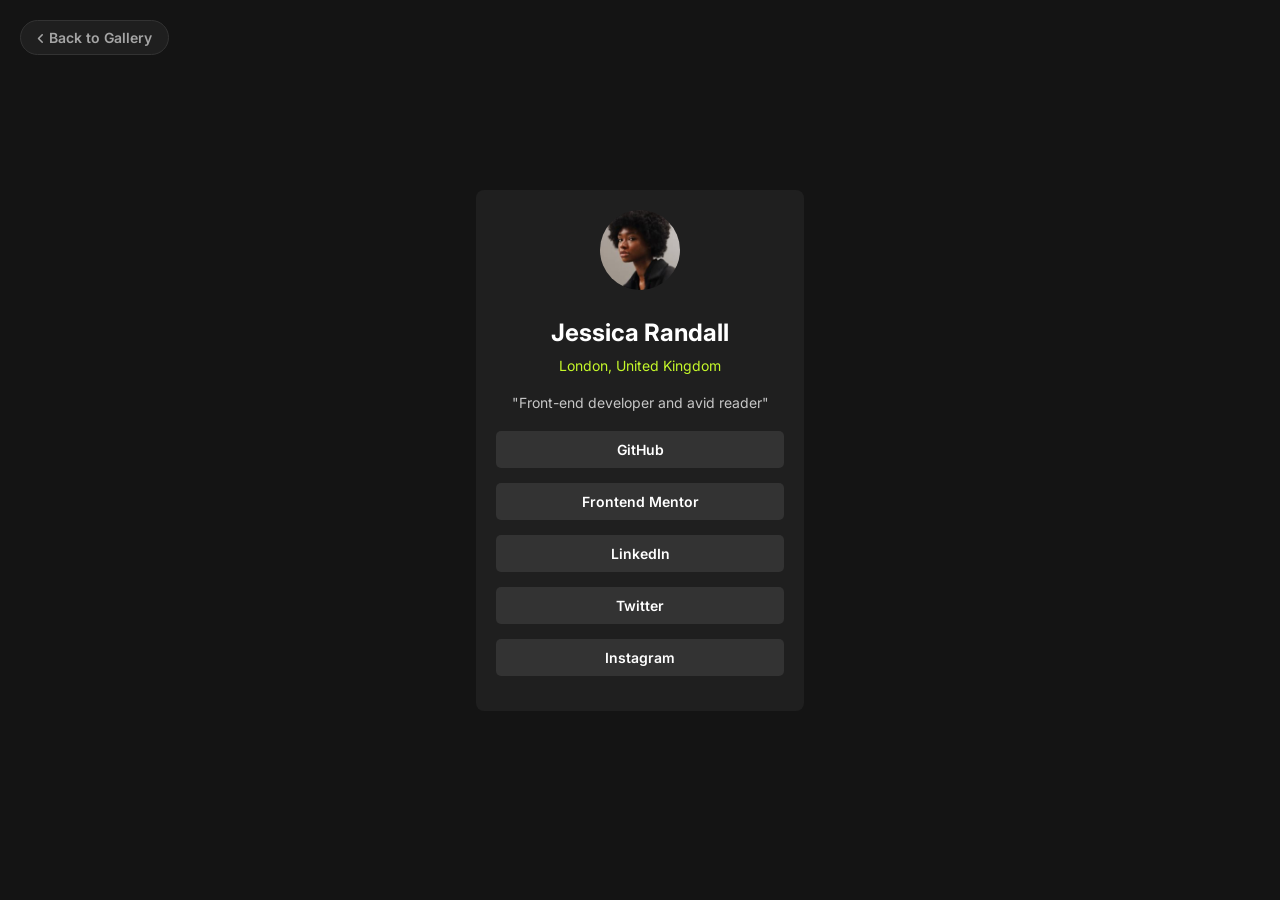
<file: 01-social-links-profile-card/index.html>
<!DOCTYPE html>
<html lang="en">
<head>
    <meta charset="UTF-8">
    <meta name="viewport" content="width=device-width, initial-scale=1.0">
    <title>Social Links Profile</title>
    <link rel="stylesheet" href="social-links-profile.css">
    <link rel="preconnect" href="https://fonts.googleapis.com">
    <link rel="preconnect" href="https://fonts.gstatic.com" crossorigin>
    <link href="https://fonts.googleapis.com/css2?family=Inter:ital,opsz,wght@0,14..32,100..900;1,14..32,100..900&display=swap" rel="stylesheet">
    <link rel="stylesheet" href="https://cdnjs.cloudflare.com/ajax/libs/font-awesome/6.5.1/css/all.min.css">
</head>
<body>
    <div class="main_container">
        <a href="../index.html" class="back-home">
            <i class="fa-solid fa-angle-left"></i>
            Back to Gallery
        </a>
        <div class="social_profile_card">
            <img src="./assets/avatar-jessica.jpeg" alt="profile picture" class="avatar">
            <figcaption>
                <h2>Jessica Randall</h2>
                <p class="location">London, United Kingdom</p>
                <p class="bio">"Front-end developer and avid reader"</p>
            </figcaption>
            <ul class="social_links">
                <li class="link"><a href="https://github.com/" target="_blank">GitHub</a></li>
                <li class="link"><a href="https://github.com/frontendmentorio" target="_blank">Frontend Mentor</a></li>
                <li class="link"><a href="https://www.linkedin.com/" target="_blank">LinkedIn</a></li>
                <li class="link"><a href="https://x.com/" target="_blank">Twitter</a></li>
                <li class="link"><a href="https://www.instagram.com/" target="_blank">Instagram</a></li>
            </ul>
        </div>
    </div>
</body>
</html>
</file>
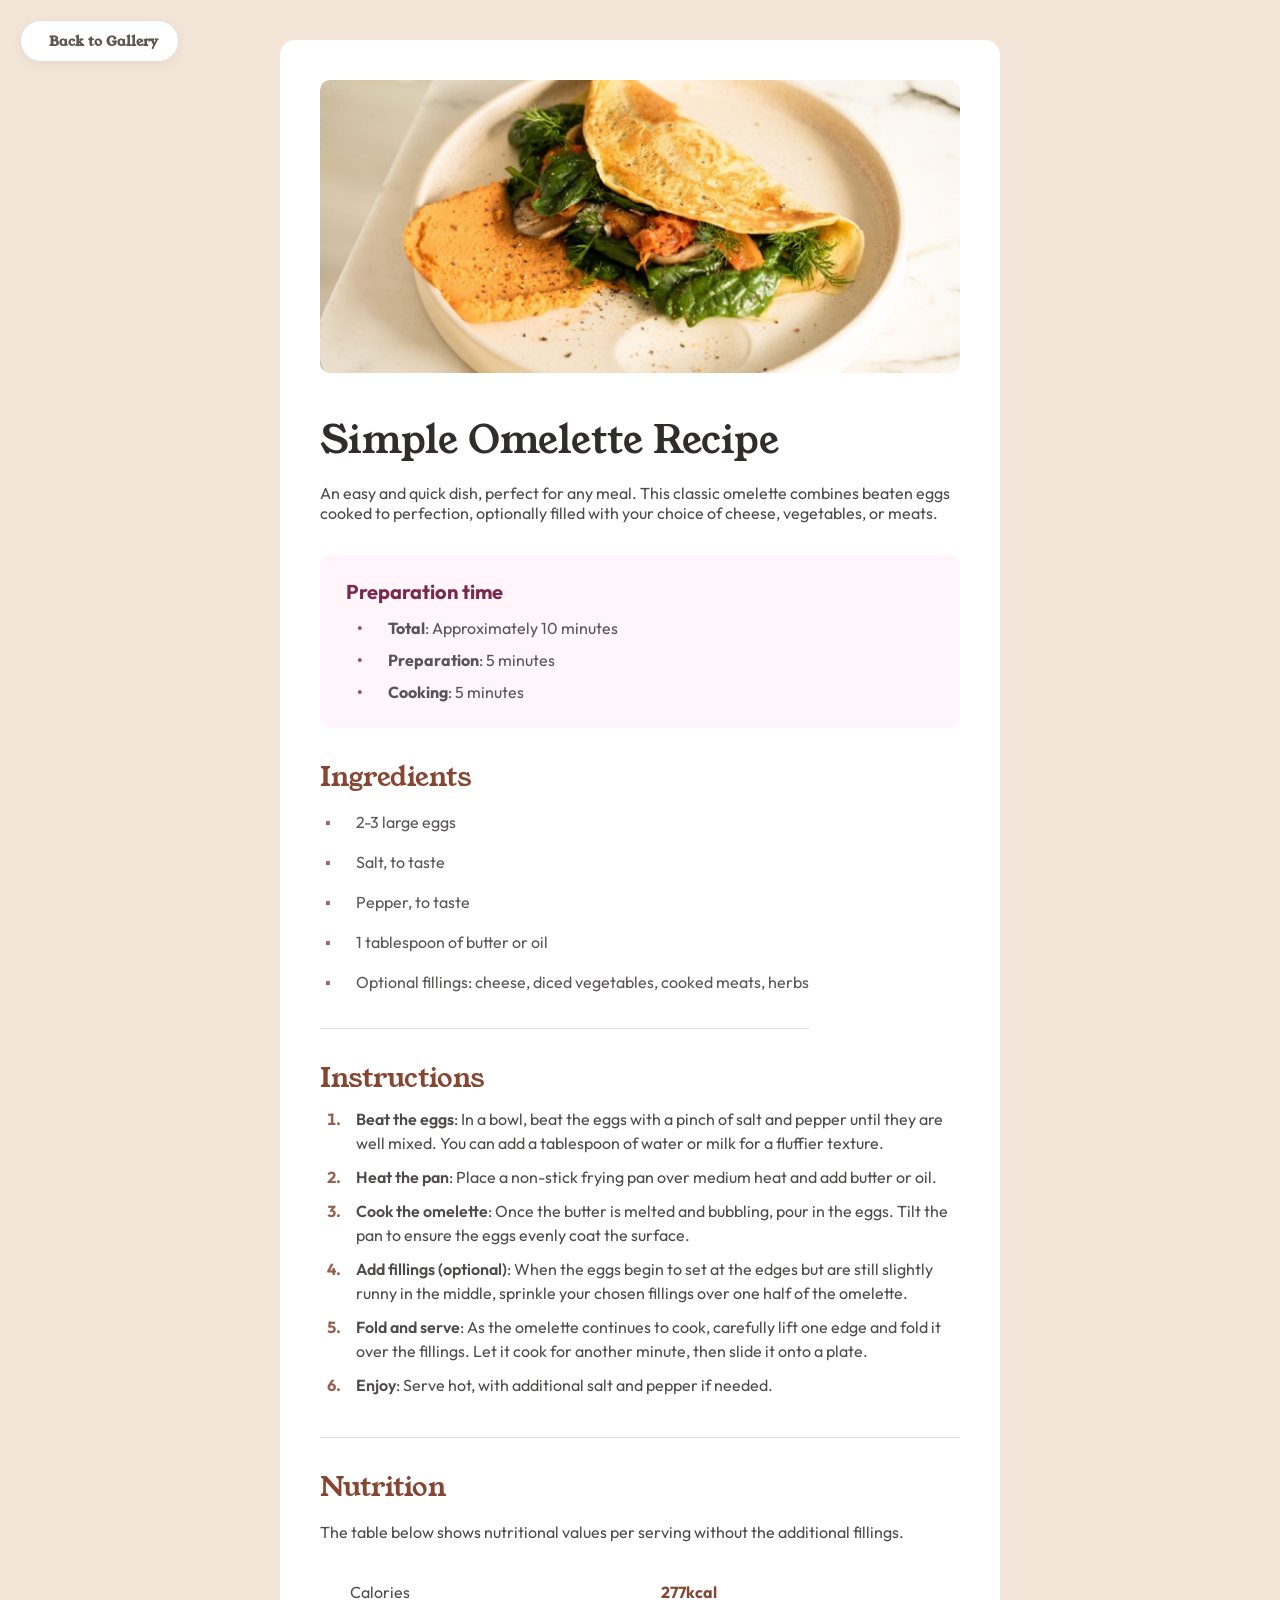
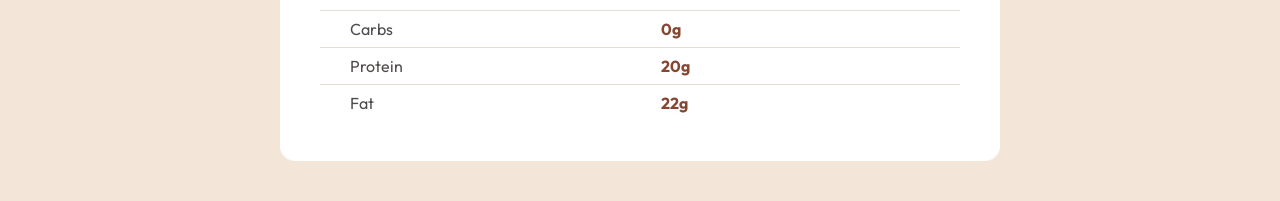
<file: 02-recipe-page/index.html>
<!DOCTYPE html>
<html lang="en">
<head>
    <meta charset="UTF-8">
    <meta name="viewport" content="width=device-width, initial-scale=1.0">

    <title>Recipe Page</title>

    <link rel="preconnect" href="https://fonts.googleapis.com">
    <link rel="preconnect" href="https://fonts.gstatic.com" crossorigin>
    <link href="https://fonts.googleapis.com/css2?family=Outfit:wght@100..900&family=Young+Serif&display=swap" rel="stylesheet">

    <link rel="stylesheet" href="./recipe-page.css">

</head>
<body>
    <a href="../index.html" class="back-home">
        <i class="fa-solid fa-angle-left"></i>
        Back to Gallery
    </a>
    <div class="main_container">
        <img src="assets/image-omelette.jpeg" alt="omelette-imagine">
        <h1>Simple Omelette Recipe</h1>
        <p>An easy and quick dish, perfect for any meal. This classic omelette combines beaten eggs cooked 
            to perfection, optionally filled with your choice of cheese, vegetables, or meats.</p>
        <div id="preparation-container-wrapper">
            <div class="preparation_container">
                <h3>Preparation time</h3>
                <ul>
                    <li><span>Total</span>: Approximately 10 minutes</li>
                    <li><span>Preparation</span>: 5 minutes</li>
                    <li><span>Cooking</span>: 5 minutes</li>
                </ul>
            </div>
        </div>
        <div id="ingredients-container-wrapper">
            <div class="ingredients_container">
                <h2>Ingredients</h2>
                <ul>
                    <li>2-3 large eggs</li>
                    <li>Salt, to taste</li>
                    <li>Pepper, to taste</li>
                    <li>1 tablespoon of butter or oil</li>
                    <li>Optional fillings: cheese, diced vegetables, cooked meats, herbs</li>
                </ul>
            </div>
        </div>
        <div id="instruction-container-wrapper">
            <div class="instructions_container">
                <h2>Instructions</h2>
                <ol>
                    <li><span>Beat the eggs</span>: In a bowl, beat the eggs with a pinch of salt and pepper until they are well mixed. 
                    You can add a tablespoon of water or milk for a fluffier texture.</li>
                    <li><span>Heat the pan</span>: Place a non-stick frying pan over medium heat and add butter or oil.</li>
                    <li><span>Cook the omelette</span>: Once the butter is melted and bubbling, pour in the eggs. Tilt the pan to ensure 
                    the eggs evenly coat the surface.</li>
                    <li><span>Add fillings (optional)</span>: When the eggs begin to set at the edges but are still slightly runny in the 
                    middle, sprinkle your chosen fillings over one half of the omelette.</li>
                <li><span>Fold and serve</span>: As the omelette continues to cook, carefully lift one edge and fold it over the 
                    fillings. Let it cook for another minute, then slide it onto a plate.</li>
                    <li><span>Enjoy</span>: Serve hot, with additional salt and pepper if needed.</li>
                </ol>
            </div>
        </div>    
        <div class="nutrition_container">
            <h2>Nutrition</h2>
            <p>The table below shows nutritional values per serving without the additional fillings.</p>
            <table class="nutrition_table">
                <tr>
                    <td>Calories</td>
                    <td>277kcal</td>
                </tr>
                <tr>
                    <td>Carbs</td>
                    <td>0g</td>
                </tr>
                <tr>
                    <td>Protein</td>
                    <td>20g</td>
                </tr>
                <tr>
                    <td>Fat</td>
                    <td>22g</td>
                </tr>
            </table>
        </div>
    </div>
</body>
</html>
</file>
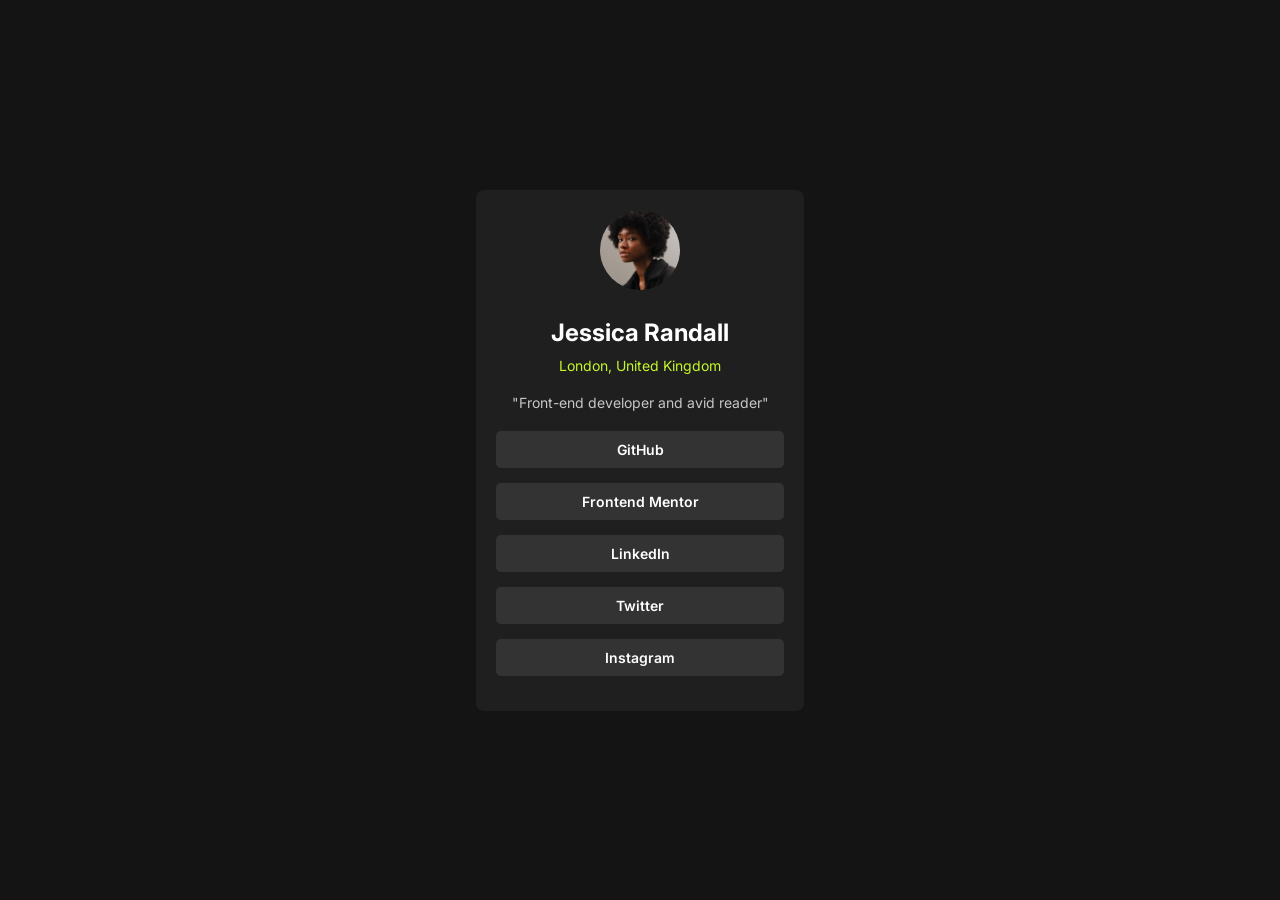
<file: 01-social-links-profile-card/social-links-profile.html>
<!DOCTYPE html>
<html lang="en">
<head>
    <meta charset="UTF-8">
    <meta name="viewport" content="width=device-width, initial-scale=1.0">
    <title>Social Links Profile</title>
    <link rel="stylesheet" href="social-links-profile.css">
    <link rel="preconnect" href="https://fonts.googleapis.com">
    <link rel="preconnect" href="https://fonts.gstatic.com" crossorigin>
    <link href="https://fonts.googleapis.com/css2?family=Inter:ital,opsz,wght@0,14..32,100..900;1,14..32,100..900&display=swap" rel="stylesheet">
</head>
<body>
    <div class="main_container">
        <div class="social_profile_card">
            <img src="./assets/avatar-jessica.jpeg" alt="profile picture" class="avatar">
            <figcaption>
                <h2>Jessica Randall</h2>
                <p class="location">London, United Kingdom</p>
                <p class="bio">"Front-end developer and avid reader"</p>
            </figcaption>
            <ul class="social_links">
                <li class="link"><a href="https://github.com/" target="_blank">GitHub</a></li>
                <li class="link"><a href="https://github.com/frontendmentorio" target="_blank">Frontend Mentor</a></li>
                <li class="link"><a href="https://www.linkedin.com/" target="_blank">LinkedIn</a></li>
                <li class="link"><a href="https://x.com/" target="_blank">Twitter</a></li>
                <li class="link"><a href="https://www.instagram.com/" target="_blank">Instagram</a></li>
            </ul>
        </div>
    </div>
</body>
</html>
</file>
<file: 01-social-links-profile-card/social-links-profile.css>
*, *::before, *::after {
    box-sizing: border-box;
    margin: 0;
    padding: 0;
}

:root {
    --green: hsl(75, 94%, 57%);
    --white: hsl(0, 0%, 100%);
    --bg-card-link-color: hsl(0, 0%, 20%);
    --bg-card-color: hsl(0, 0%, 12%);
    --bg-color: hsl(0, 0%, 8%);
    }

body {
    min-height: 100vh;
    font-family: "Inter", sans-serif;
}

.back-home {
    position: fixed;
    top: 20px;
    left: 20px;
    z-index: 100;
    text-decoration: none;
    color: hsl(0, 0%, 100%, 0.6);
    font-size: 14px;
    font-weight: 600;
    padding: 8px 16px;
    background-color: hsl(0, 0%, 12%);
    border: 1px solid var(--bg-card-link-color);
    border-radius: 50px;
    transition: all 0.3s ease;
}

.back-home i {
    font-size: 12px; 
    transition: transform 0.3s ease;
}

.back-home:hover {
    color: hsl(75, 94%, 57%);
    border-color: hsl(75, 94%, 57%);
    background-color: hsl(0, 0%, 18%);
}

.back-home:hover i {
    transform: translateX(-3px); 
}

.main_container {
    display: flex;
    justify-content: center;
    align-items: center;
    background-color: var(--bg-color);
    min-height: 100vh; 
}

.social_profile_card {
    background-color: var(--bg-card-color);
    text-align: center;
    border-radius: 8px;
}

.avatar {
    width: 80px;
    border-radius: 50%; 
    object-fit: cover;
}


h2 {
    font-weight: 700;
    color: var(--white);
    margin-bottom: 5px;

}

.social_profile_card img {
    margin-bottom: 1.5rem;
}

figcaption p:first-of-type {
    color: var(--green);
    margin: 10px;
}

p {
    font-size: 14px;
    color: hsl(0, 0%, 100%, 0.75);
    margin: 20px 0px;  
}

.social_links {
    list-style-type: none;
    padding: 0;
    margin: 0;
}

.social_links li {
    min-width: 18rem;
    margin-bottom: 15px;
}

.social_links a {
    text-decoration: none;
    font-size: 14px;
    font-weight: 600;
    display: block;
    width: 100%; 
    padding: 10px 0;
    background-color: var(--bg-card-link-color);
    color: var(--white);
    border-radius: 5px; 
    transition: background-color 0.3s ease;
}

.social_links .link a:hover,
.social-links .link a:focus, 
.social-links .link a:active {
    background-color: var(--green);
    color: var(--bg-card-link-color);
    outline: 2px solid var(--green);
}

@media (min-width: 375px) {
    .social_profile_card {
        padding: 20px;
    }

    .social_links li {
        min-width: none;
        margin-bottom: 15px;
    }
}

@media (min-width: 1440px) {
    .social_profile_card {
        padding: 40px;
    }
}
</file>
<file: 02-recipe-page/recipe-page.css>
:root {
    --white: hsl(0, 0%, 100%);
    --bg-main-color: hsl(30, 54%, 90%);
    --stone-150: hsl(30, 18%, 87%);
    --stone-600: hsl(30, 10%, 34%);
    --text-main-color: hsl(24, 5%, 18%);
    --brown-800: hsl(14, 45%, 36%);
    --rose-800: hsl(332, 51%, 32%);
    --rose-50: hsl(330, 100%, 98%);
}

*, *::before, *::after {
    box-sizing: border-box;
    margin: 0;
    padding: 0;
}

body {
    font-family: "Young Serif", serif;
    font-weight: 400;
    color: var(--text-main-color);
    background-color: var(--bg-main-color);
    display: flex;
    justify-content: center;
    align-items: center;
    min-height: 100vh;
    padding: 40px 20px;
}

h1, h2 {
    font-family: "Young Serif", serif;
    font-weight: 400;
}

h1 {
    margin: 1em 0 0 0;
    font-size: 2.45rem;
}

h2 {
    color: var(--brown-800);
    margin: 30px 0 10px 0;
    font-size: 1.7rem;
}

h3 {
    color: var(--rose-800);
    margin: 0 20px 0 10px;
    font-weight: 700;
    font-size: 1.25rem;
}

p {
    margin: 1rem 0 2rem 0;
    font-family: "Outfit", sans-serif;
    font-size: 1em;
    opacity: 0.85;
}

.back-home {
    position: fixed;
    top: 20px;
    left: 20px;
    z-index: 100;
    text-decoration: none;
    color: var(--stone-600); 
    font-size: 14px;
    font-weight: 600;
    padding: 10px 20px;
    background-color: var(--white);
    border: 1px solid var(--stone-150);
    border-radius: 50px;
    display: flex;
    align-items: center;
    gap: 8px;
    box-shadow: 0 4px 15px rgba(0, 0, 0, 0.05); 
    transition: all 0.3s ease-in-out;

    & i {
        font-size: 12px; 
        transition: transform 0.3s ease;
    }

    &:hover {
        color: var(--brown-800);
        border-color: var(--brown-800);
        background-color: var(--rose-50); 
        box-shadow: 0 6px 20px rgba(0, 0, 0, 0.1);

        & i {
            transform: translateX(-4px); 
        }
    }
}


.main_container {
    width: 720px;
    display: flex;
    flex-direction: column;
    justify-content: center;
    align-items: flex-start;
    background-color: var(--white);
    border-radius: 15px;
    padding: 2.5rem;

    & img {
        max-width: 100%;
        height: auto;
        border-radius: 10px;
    }
}


#preparation-container-wrapper,
.ingredients-container-wrapper {
    padding: 0;
    width: 100%;
}

.preparation_container {
    display: flex;
    flex-direction: column;
    justify-content: center;
    align-items: flex-start;
    gap: 0.75rem;
    width: 100%;
    background-color: var(--rose-50);
    border-radius: 10px;
    padding: 1.5rem 1rem;
    font-family: "Outfit", sans-serif;
    text-align: left;

    & ul li {
        line-height: 1.5;
        position: relative;
        padding-left: 2.25em;

        &::before {
            content: "•";
            position: absolute;
            left: 5px;
            font-weight: 700;
            color: var(--rose-800);
        }
    }
}

ul {
    display: flex;
    flex-direction: column;
    gap: 0.5rem;
    margin: 0;
    list-style-position: inside;
    padding-left: 1em;
    line-height: 1.2em;
    opacity: 0.8;

    & li {
        line-height: 1.5;
        list-style: none;

        & span {
            font-weight: 700;
        }
    }

    &::marker {
        color: var(--brown-800);
        font-weight: 600;
    }
}

.ingredients_container {
    display: flex;
    flex-direction: column;
    width: 100%;
    text-align: left;
    border-bottom: 1px solid var(--stone-150);
    font-family: "Outfit", sans-serif;

    & ul {
        list-style: none;
        padding: 0;
        margin: 0 0 30px 0;

        & li {
            position: relative;
            padding-left: 2.25em;
            line-height: 2;

            &::before {
                content: "▪";
                position: absolute;
                left: 5px; 
                font-weight: 700;
                color: var(--brown-800);
            }
        }
    }
}

.instructions_container {
    display: flex;
    flex-direction: column;
    width: 100%;
    text-align: left;
    font-family: "Outfit", sans-serif;
    border-bottom: 1px solid var(--stone-150);

    & ol {
        padding-left: 1.5em;
        margin-bottom: 30px;

        & li {
            padding-left: 0.75em; 
            line-height: 1.5; 
            margin-bottom: 10px;
            opacity: 0.85;

            & > span {
                font-weight: 600;
            }

            &::marker {
                color: var(--brown-800);
                font-weight: 700;
            }
        }
    }
}

.nutrition_container {
    font-family: "Outfit", sans-serif;
    width: 100%;

    & .nutrition_table {
        width: 100%;
        border-collapse: collapse;

        & td {
            padding: 8px; 
            border-bottom: 1px solid var(--stone-150);

            &:first-child {
                width: 52%;
                padding-left: 30px;
                color: var(--text-main-color);
                opacity: 0.85;
            }

            &:last-child {
                color: var(--brown-800); 
                font-weight: 700; 
            }
        }

        & tr:last-child td {
            border-bottom: none; 
        }
    }
}


@media (max-width: 375px) {
    body {
        padding: 0;
        display: block; 
    }

    .main_container {
        width: 100%;
        max-width: 100%;
        padding: 0;
        border-radius: 0;

        & img {
            width: 100%;
            border-radius: 0; 
        }

        & h1, 
        & > p, 
        .nutrition_container {
            padding-left: 2rem;
            padding-right: 2rem;
        }

        & h1 {
            font-size: 2.15rem;
            margin-top: 1.5rem;
            line-height: 1;
        }

        & p {
            margin: 1.5rem 0 2rem 0;
        }

        .ingredients_container,
        .instructions_container,
        .nutrition_container {
            border: none;
        }
    }

    #preparation-container-wrapper {
        padding: 0 2rem;

        .preparation_container {
            padding-right: 3rem;
        }
    }

    #ingredients-container-wrapper,
    #instruction-container-wrapper {
        margin: 0 2rem;
        border-bottom: 1px solid var(--stone-150);

        & ul {
            gap: 0; 
            
            & li {
                display: flex;
                align-items: center;
            }
        }
    }

    .nutrition_container {
        padding: 0 2rem 2rem 2rem;

        & > p {
            padding: 0;
        }
    }

    .nutrition_table td:first-child {
        width: 50%;
    }

    .back-home {
        background-color: rgba(255, 255, 255, 0.9); 
        backdrop-filter: blur(4px);
        top: 10px;
        left: 10px;
    }
}
</file>
